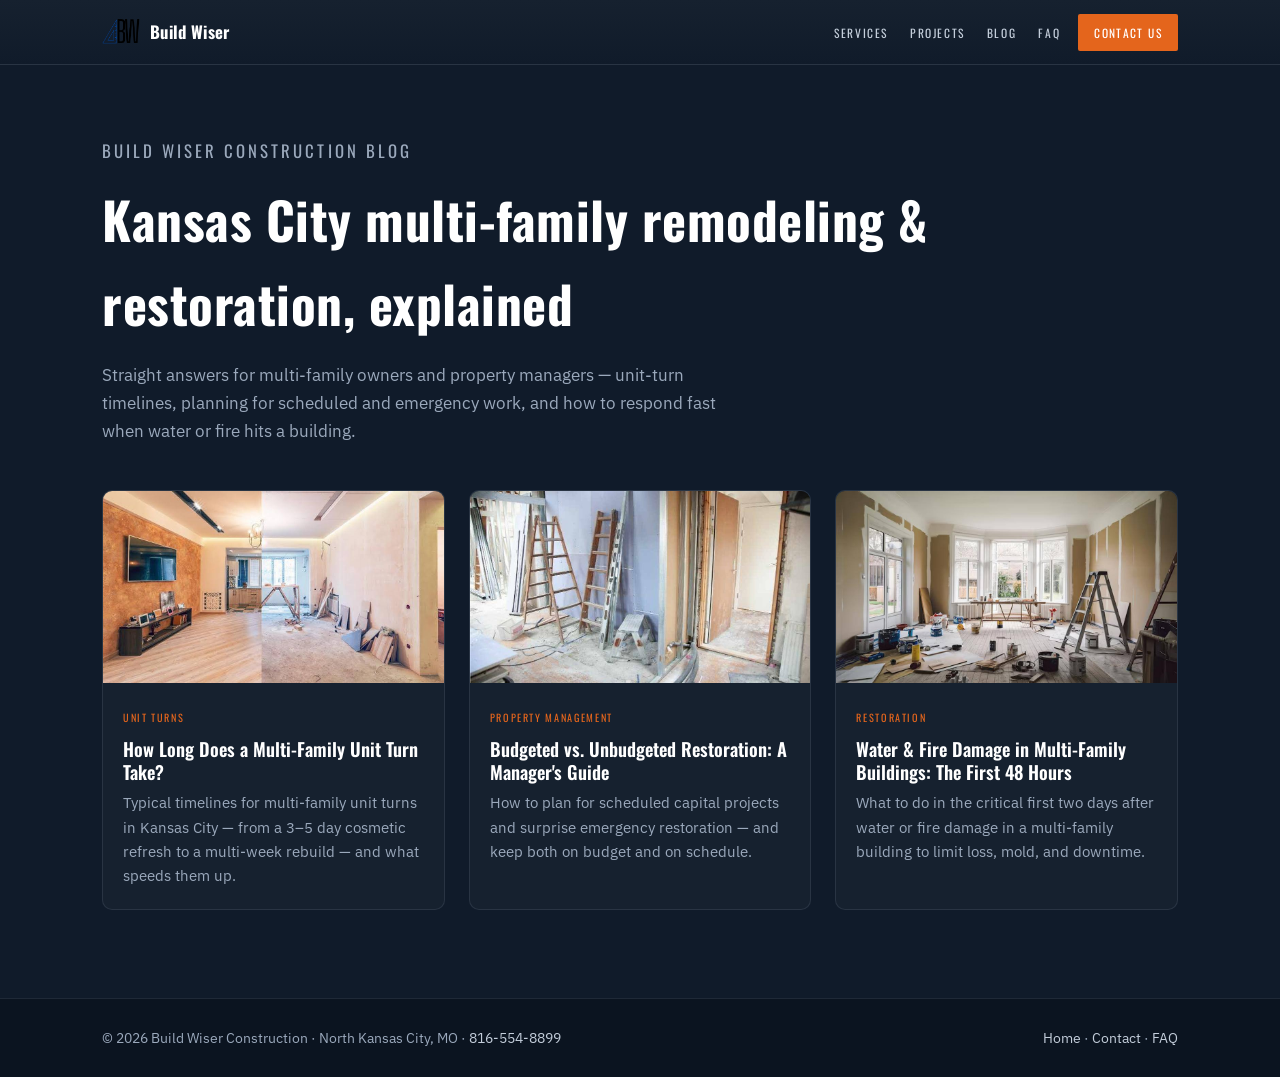
<file: blog/index.html>
<!DOCTYPE html>
<html lang="en">
<html lang="en">
<html lang="en">
<html lang="en">
<head>
<meta charset="utf-8">
<meta name="viewport" content="width=device-width, initial-scale=1">
<title>Blog | Build Wiser Construction — Kansas City Multi-Family Remodeling & Restoration</title>
<meta name="description" content="Practical guides on multi-family remodeling, multi-family unit turns, and water &amp; fire restoration for Kansas City property owners and managers, from Build Wiser Construction.">
<link rel="canonical" href="https://buildwiserkc.com/blog/">
<meta name="robots" content="index, follow, max-image-preview:large">
<meta name="theme-color" content="#101B2A">
<link rel="icon" href="/favicon-32.png" sizes="32x32">
<meta property="og:type" content="website">
<meta property="og:site_name" content="Build Wiser Construction">
<meta property="og:title" content="Build Wiser Construction Blog — KC Multi-Family Remodeling & Restoration">
<meta property="og:description" content="Guides on unit turns, budgeted vs. unbudgeted restoration, and emergency water &amp; fire damage for Kansas City multi-family properties.">
<meta property="og:url" content="https://buildwiserkc.com/blog/">
<meta property="og:image" content="https://buildwiserkc.com/hero-building.jpg">
<meta name="twitter:card" content="summary_large_image">
<link rel="preconnect" href="https://fonts.googleapis.com">
<link rel="preconnect" href="https://fonts.gstatic.com" crossorigin>
<link href="https://fonts.googleapis.com/css2?family=IBM+Plex+Sans:wght@400;500;600&family=Oswald:wght@400;500;600;700&display=swap" rel="stylesheet">
<link rel="stylesheet" href="/blog.css">
<script type="application/ld+json">
{"@context":"https://schema.org","@graph":[
{"@type":"Blog","@id":"https://buildwiserkc.com/blog/#blog","name":"Build Wiser Construction Blog","description":"Guides on multi-family remodeling, multi-family unit turns, and restoration for Kansas City property owners and managers.","url":"https://buildwiserkc.com/blog/","publisher":{"@type":"GeneralContractor","name":"Build Wiser Construction","url":"https://buildwiserkc.com/"},"blogPost":[
{"@type":"BlogPosting","headline":"How Long Does a Multi-Family Unit Turn Take?","url":"https://buildwiserkc.com/blog/how-long-does-a-unit-turn-take.html","datePublished":"2026-08-26","image":"https://buildwiserkc.com/project-unit-turn.jpg"},
{"@type":"BlogPosting","headline":"Budgeted vs. Unbudgeted Restoration: A Property Manager's Guide","url":"https://buildwiserkc.com/blog/budgeted-vs-unbudgeted-restoration.html","datePublished":"2026-08-26","image":"https://buildwiserkc.com/project-multifamily.jpg"},
{"@type":"BlogPosting","headline":"Water & Fire Damage in Multi-Family Buildings: The First 48 Hours","url":"https://buildwiserkc.com/blog/water-fire-damage-first-48-hours.html","datePublished":"2026-08-26","image":"https://buildwiserkc.com/project-restoration.jpg"}]},
{"@type":"BreadcrumbList","itemListElement":[
{"@type":"ListItem","position":1,"name":"Home","item":"https://buildwiserkc.com/"},
{"@type":"ListItem","position":2,"name":"Blog","item":"https://buildwiserkc.com/blog/"}]}]}
</script>
</head>
<body>
<header class="bhead"><div class="row">
<a class="brand" href="/"><img src="/logo-mark.png" alt="Build Wiser Construction logo"><span>Build Wiser</span></a>
<nav>
<a href="/#services">Services</a>
<a href="/#projects">Projects</a>
<a href="/blog/">Blog</a>
<a href="/#faq">FAQ</a>
</nav>
<a class="cta" href="/#contact">Contact Us</a>
</div></header>

<main class="wrap wide">
<section class="hero-b">
<p class="eyebrow">Build Wiser Construction Blog</p>
<h1>Kansas City multi-family remodeling &amp; restoration, explained</h1>
<p>Straight answers for multi-family owners and property managers &mdash; unit-turn timelines, planning for scheduled and emergency work, and how to respond fast when water or fire hits a building.</p>
</section>

<section class="cards">
<a class="card-b" href="/blog/how-long-does-a-unit-turn-take.html">
<div class="cimg"><img src="/project-unit-turn.jpg" alt="Interior multi-family unit turn in progress" loading="lazy"></div>
<div class="cbody"><span class="ctag">Unit Turns</span>
<h2>How Long Does a Multi-Family Unit Turn Take?</h2>
<p>Typical timelines for multi-family unit turns in Kansas City &mdash; from a 3&ndash;5 day cosmetic refresh to a multi-week rebuild &mdash; and what speeds them up.</p></div>
</a>
<a class="card-b" href="/blog/budgeted-vs-unbudgeted-restoration.html">
<div class="cimg"><img src="/project-multifamily.jpg" alt="multi-family community exterior" loading="lazy"></div>
<div class="cbody"><span class="ctag">Property Management</span>
<h2>Budgeted vs. Unbudgeted Restoration: A Manager's Guide</h2>
<p>How to plan for scheduled capital projects and surprise emergency restoration &mdash; and keep both on budget and on schedule.</p></div>
</a>
<a class="card-b" href="/blog/water-fire-damage-first-48-hours.html">
<div class="cimg"><img src="/project-restoration.jpg" alt="Water and fire damage restoration work" loading="lazy"></div>
<div class="cbody"><span class="ctag">Restoration</span>
<h2>Water &amp; Fire Damage in Multi-Family Buildings: The First 48 Hours</h2>
<p>What to do in the critical first two days after water or fire damage in a multi-family building to limit loss, mold, and downtime.</p></div>
</a>
</section>
</main>

<footer class="bfoot"><div class="row">
<span>&copy; 2026 Build Wiser Construction &middot; North Kansas City, MO &middot; <a href="tel:+18165548899">816-554-8899</a></span>
<span><a href="/">Home</a> &middot; <a href="/#contact">Contact</a> &middot; <a href="/#faq">FAQ</a></span>
</div></footer>
</body>
</html>
</file>
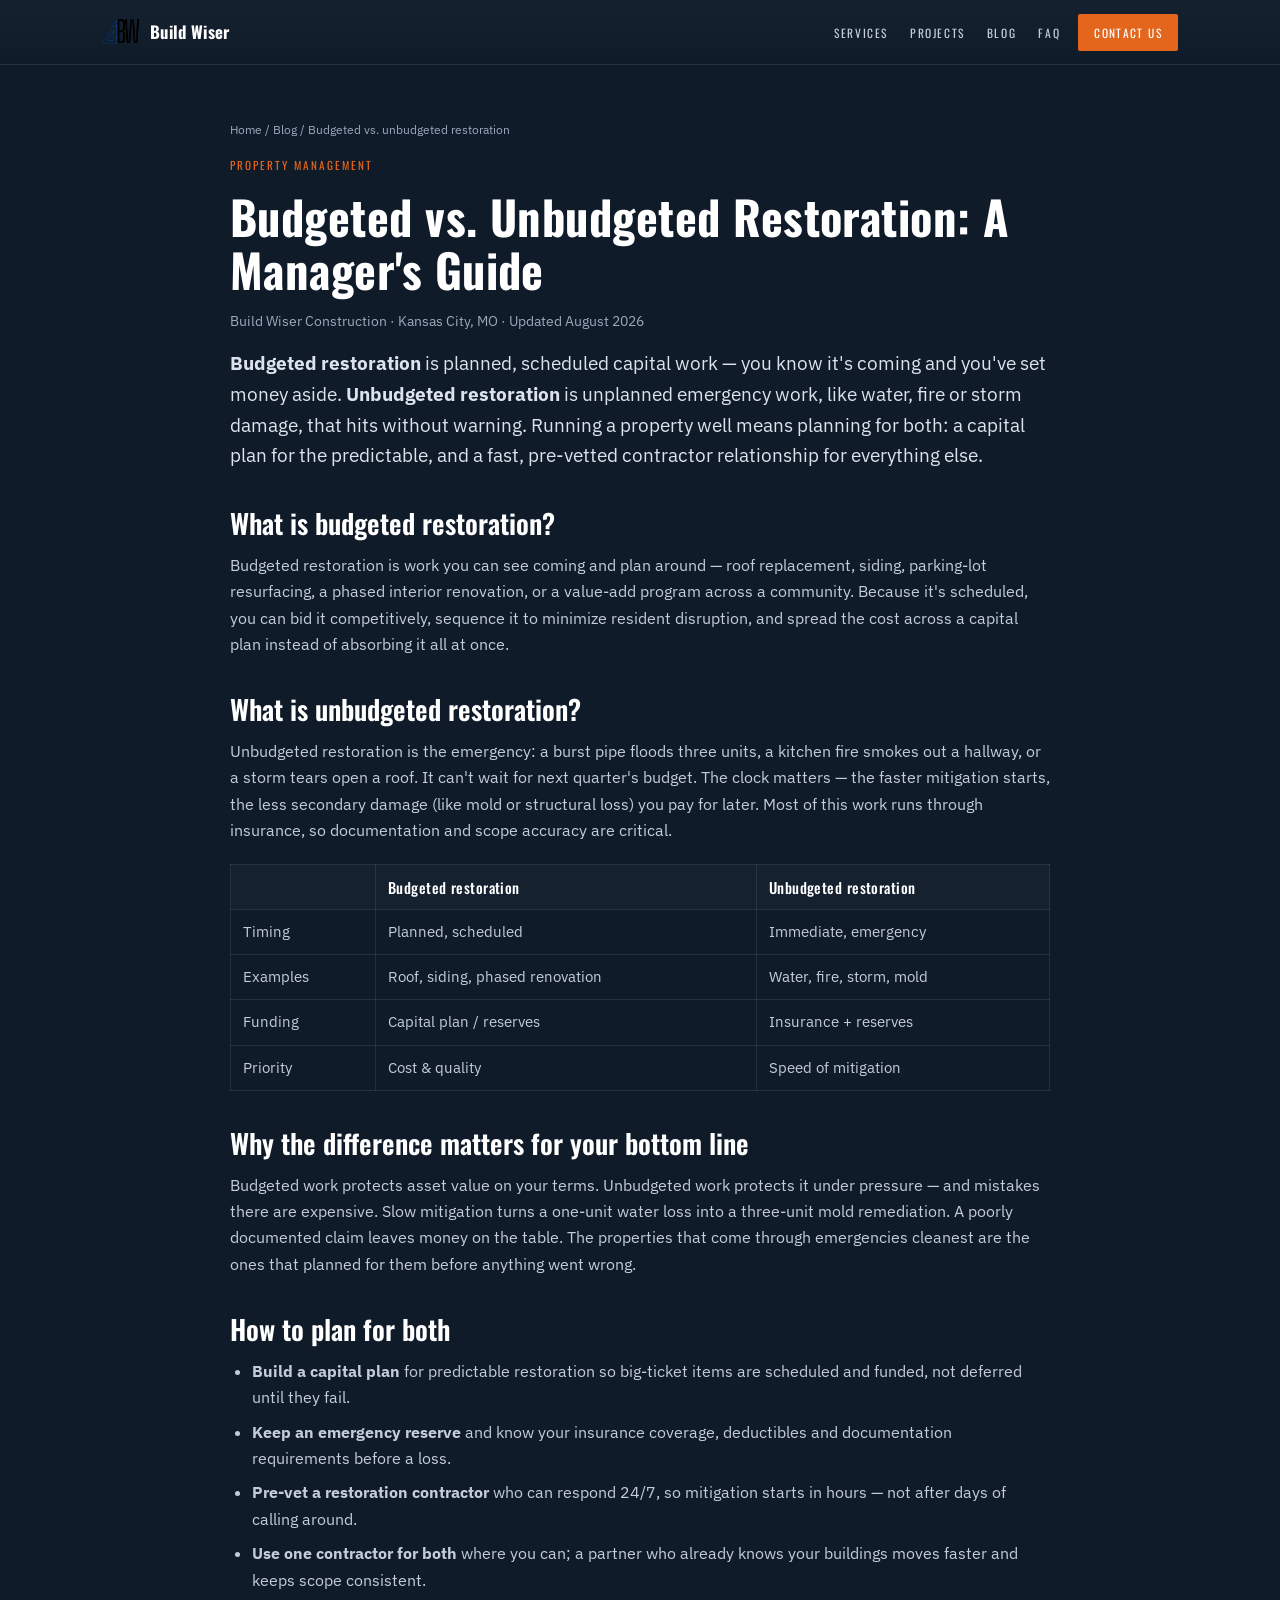
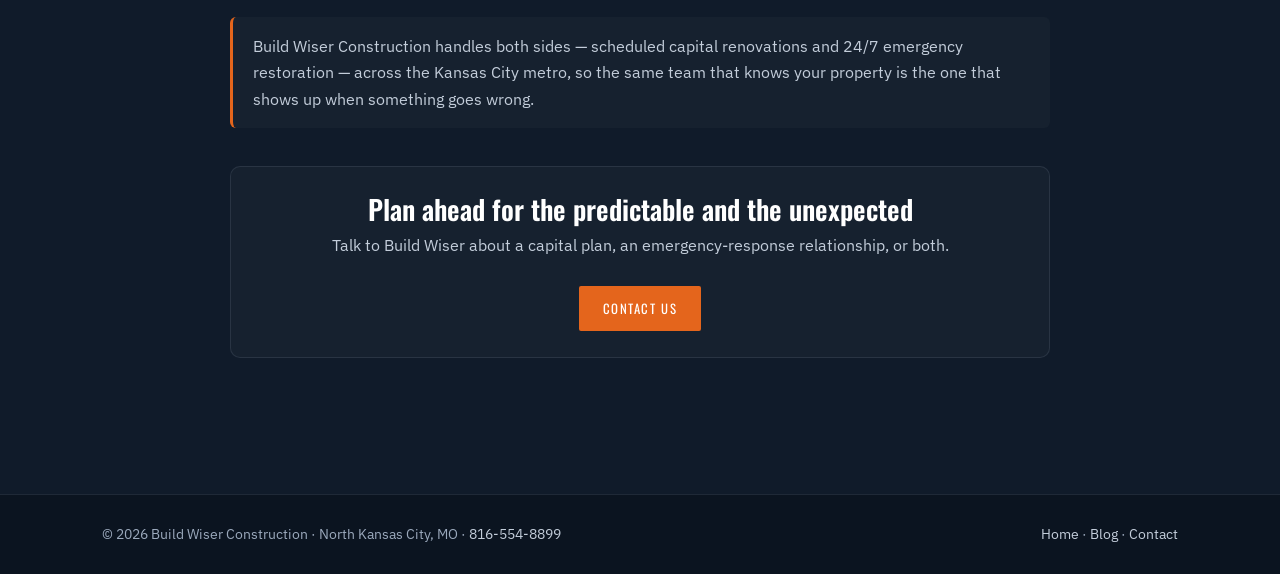
<file: blog/budgeted-vs-unbudgeted-restoration.html>
<!DOCTYPE html>
<html lang="en">
<head>
<meta charset="utf-8">
<meta name="viewport" content="width=device-width, initial-scale=1">
<title>Budgeted vs. Unbudgeted Restoration: A Property Manager's Guide | Build Wiser Construction</title>
<meta name="description" content="Budgeted restoration is planned capital work; unbudgeted restoration is emergency damage. Here's how Kansas City property managers plan for both and protect NOI.">
<link rel="canonical" href="https://buildwiserkc.com/blog/budgeted-vs-unbudgeted-restoration.html">
<meta name="robots" content="index, follow, max-image-preview:large">
<meta name="theme-color" content="#101B2A">
<link rel="icon" href="/favicon-32.png" sizes="32x32">
<meta property="og:type" content="article">
<meta property="og:site_name" content="Build Wiser Construction">
<meta property="og:title" content="Budgeted vs. Unbudgeted Restoration: A Property Manager's Guide">
<meta property="og:description" content="How Kansas City property managers plan for both scheduled capital work and surprise emergency restoration.">
<meta property="og:url" content="https://buildwiserkc.com/blog/budgeted-vs-unbudgeted-restoration.html">
<meta property="og:image" content="https://buildwiserkc.com/project-multifamily.jpg">
<meta name="twitter:card" content="summary_large_image">
<link rel="preconnect" href="https://fonts.googleapis.com">
<link rel="preconnect" href="https://fonts.gstatic.com" crossorigin>
<link href="https://fonts.googleapis.com/css2?family=IBM+Plex+Sans:wght@400;500;600&family=Oswald:wght@400;500;600;700&display=swap" rel="stylesheet">
<link rel="stylesheet" href="/blog.css">
<script type="application/ld+json">
{"@context":"https://schema.org","@graph":[
{"@type":"BlogPosting","@id":"https://buildwiserkc.com/blog/budgeted-vs-unbudgeted-restoration.html#article","headline":"Budgeted vs. Unbudgeted Restoration: A Property Manager's Guide","description":"How Kansas City property managers plan for both scheduled capital work and surprise emergency restoration, and protect NOI.","image":"https://buildwiserkc.com/project-multifamily.jpg","datePublished":"2026-08-26","dateModified":"2026-08-26","inLanguage":"en-US","mainEntityOfPage":"https://buildwiserkc.com/blog/budgeted-vs-unbudgeted-restoration.html","author":{"@type":"Organization","name":"Build Wiser Construction","url":"https://buildwiserkc.com/"},"publisher":{"@type":"GeneralContractor","name":"Build Wiser Construction","url":"https://buildwiserkc.com/","logo":{"@type":"ImageObject","url":"https://buildwiserkc.com/logo-full.png"}},"about":["restoration","property management","capital planning"]},
{"@type":"BreadcrumbList","itemListElement":[
{"@type":"ListItem","position":1,"name":"Home","item":"https://buildwiserkc.com/"},
{"@type":"ListItem","position":2,"name":"Blog","item":"https://buildwiserkc.com/blog/"},
{"@type":"ListItem","position":3,"name":"Budgeted vs. Unbudgeted Restoration","item":"https://buildwiserkc.com/blog/budgeted-vs-unbudgeted-restoration.html"}]},
{"@type":"FAQPage","mainEntity":[
{"@type":"Question","name":"What is the difference between budgeted and unbudgeted restoration?","acceptedAnswer":{"@type":"Answer","text":"Budgeted restoration is planned, scheduled capital work you set aside money for, like roof replacement or a phased renovation. Unbudgeted restoration is unplanned emergency work such as water, fire or storm damage that must be handled immediately, often through insurance."}},
{"@type":"Question","name":"How should property managers plan for unbudgeted restoration?","acceptedAnswer":{"@type":"Answer","text":"Keep a reserve for emergencies, know your insurance coverage and deductibles, and establish a relationship with a restoration contractor before you need one so mitigation can start within hours instead of days."}}]}]}
</script>
</head>
<body>
<header class="bhead"><div class="row">
<a class="brand" href="/"><img src="/logo-mark.png" alt="Build Wiser Construction logo"><span>Build Wiser</span></a>
<nav>
<a href="/#services">Services</a>
<a href="/#projects">Projects</a>
<a href="/blog/">Blog</a>
<a href="/#faq">FAQ</a>
</nav>
<a class="cta" href="/#contact">Contact Us</a>
</div></header>

<main class="wrap post">
<p class="crumbs"><a href="/">Home</a> / <a href="/blog/">Blog</a> / Budgeted vs. unbudgeted restoration</p>
<p class="eyebrow">Property Management</p>
<h1 class="title">Budgeted vs. Unbudgeted Restoration: A Manager's Guide</h1>
<p class="meta">Build Wiser Construction &middot; Kansas City, MO &middot; Updated August 2026</p>

<p class="lead"><strong>Budgeted restoration</strong> is planned, scheduled capital work &mdash; you know it's coming and you've set money aside. <strong>Unbudgeted restoration</strong> is unplanned emergency work, like water, fire or storm damage, that hits without warning. Running a property well means planning for both: a capital plan for the predictable, and a fast, pre-vetted contractor relationship for everything else.</p>

<h2>What is budgeted restoration?</h2>
<p>Budgeted restoration is work you can see coming and plan around &mdash; roof replacement, siding, parking-lot resurfacing, a phased interior renovation, or a value-add program across a community. Because it's scheduled, you can bid it competitively, sequence it to minimize resident disruption, and spread the cost across a capital plan instead of absorbing it all at once.</p>

<h2>What is unbudgeted restoration?</h2>
<p>Unbudgeted restoration is the emergency: a burst pipe floods three units, a kitchen fire smokes out a hallway, or a storm tears open a roof. It can't wait for next quarter's budget. The clock matters &mdash; the faster mitigation starts, the less secondary damage (like mold or structural loss) you pay for later. Most of this work runs through insurance, so documentation and scope accuracy are critical.</p>

<table class="cmp">
<thead><tr><th></th><th>Budgeted restoration</th><th>Unbudgeted restoration</th></tr></thead>
<tbody>
<tr><td>Timing</td><td>Planned, scheduled</td><td>Immediate, emergency</td></tr>
<tr><td>Examples</td><td>Roof, siding, phased renovation</td><td>Water, fire, storm, mold</td></tr>
<tr><td>Funding</td><td>Capital plan / reserves</td><td>Insurance + reserves</td></tr>
<tr><td>Priority</td><td>Cost &amp; quality</td><td>Speed of mitigation</td></tr>
</tbody>
</table>

<h2>Why the difference matters for your bottom line</h2>
<p>Budgeted work protects asset value on your terms. Unbudgeted work protects it under pressure &mdash; and mistakes there are expensive. Slow mitigation turns a one-unit water loss into a three-unit mold remediation. A poorly documented claim leaves money on the table. The properties that come through emergencies cleanest are the ones that planned for them before anything went wrong.</p>

<h2>How to plan for both</h2>
<ul>
<li><strong>Build a capital plan</strong> for predictable restoration so big-ticket items are scheduled and funded, not deferred until they fail.</li>
<li><strong>Keep an emergency reserve</strong> and know your insurance coverage, deductibles and documentation requirements before a loss.</li>
<li><strong>Pre-vet a restoration contractor</strong> who can respond 24/7, so mitigation starts in hours &mdash; not after days of calling around.</li>
<li><strong>Use one contractor for both</strong> where you can; a partner who already knows your buildings moves faster and keeps scope consistent.</li>
</ul>

<div class="callout"><p>Build Wiser Construction handles both sides &mdash; scheduled capital renovations and 24/7 emergency restoration &mdash; across the Kansas City metro, so the same team that knows your property is the one that shows up when something goes wrong.</p></div>

<div class="cta-band">
<h2>Plan ahead for the predictable and the unexpected</h2>
<p>Talk to Build Wiser about a capital plan, an emergency-response relationship, or both.</p>
<a class="btn" href="/#contact">Contact us</a>
</div>
</main>

<footer class="bfoot"><div class="row">
<span>&copy; 2026 Build Wiser Construction &middot; North Kansas City, MO &middot; <a href="tel:+18165548899">816-554-8899</a></span>
<span><a href="/">Home</a> &middot; <a href="/blog/">Blog</a> &middot; <a href="/#contact">Contact</a></span>
</div></footer>
</body>
</html>
</file>
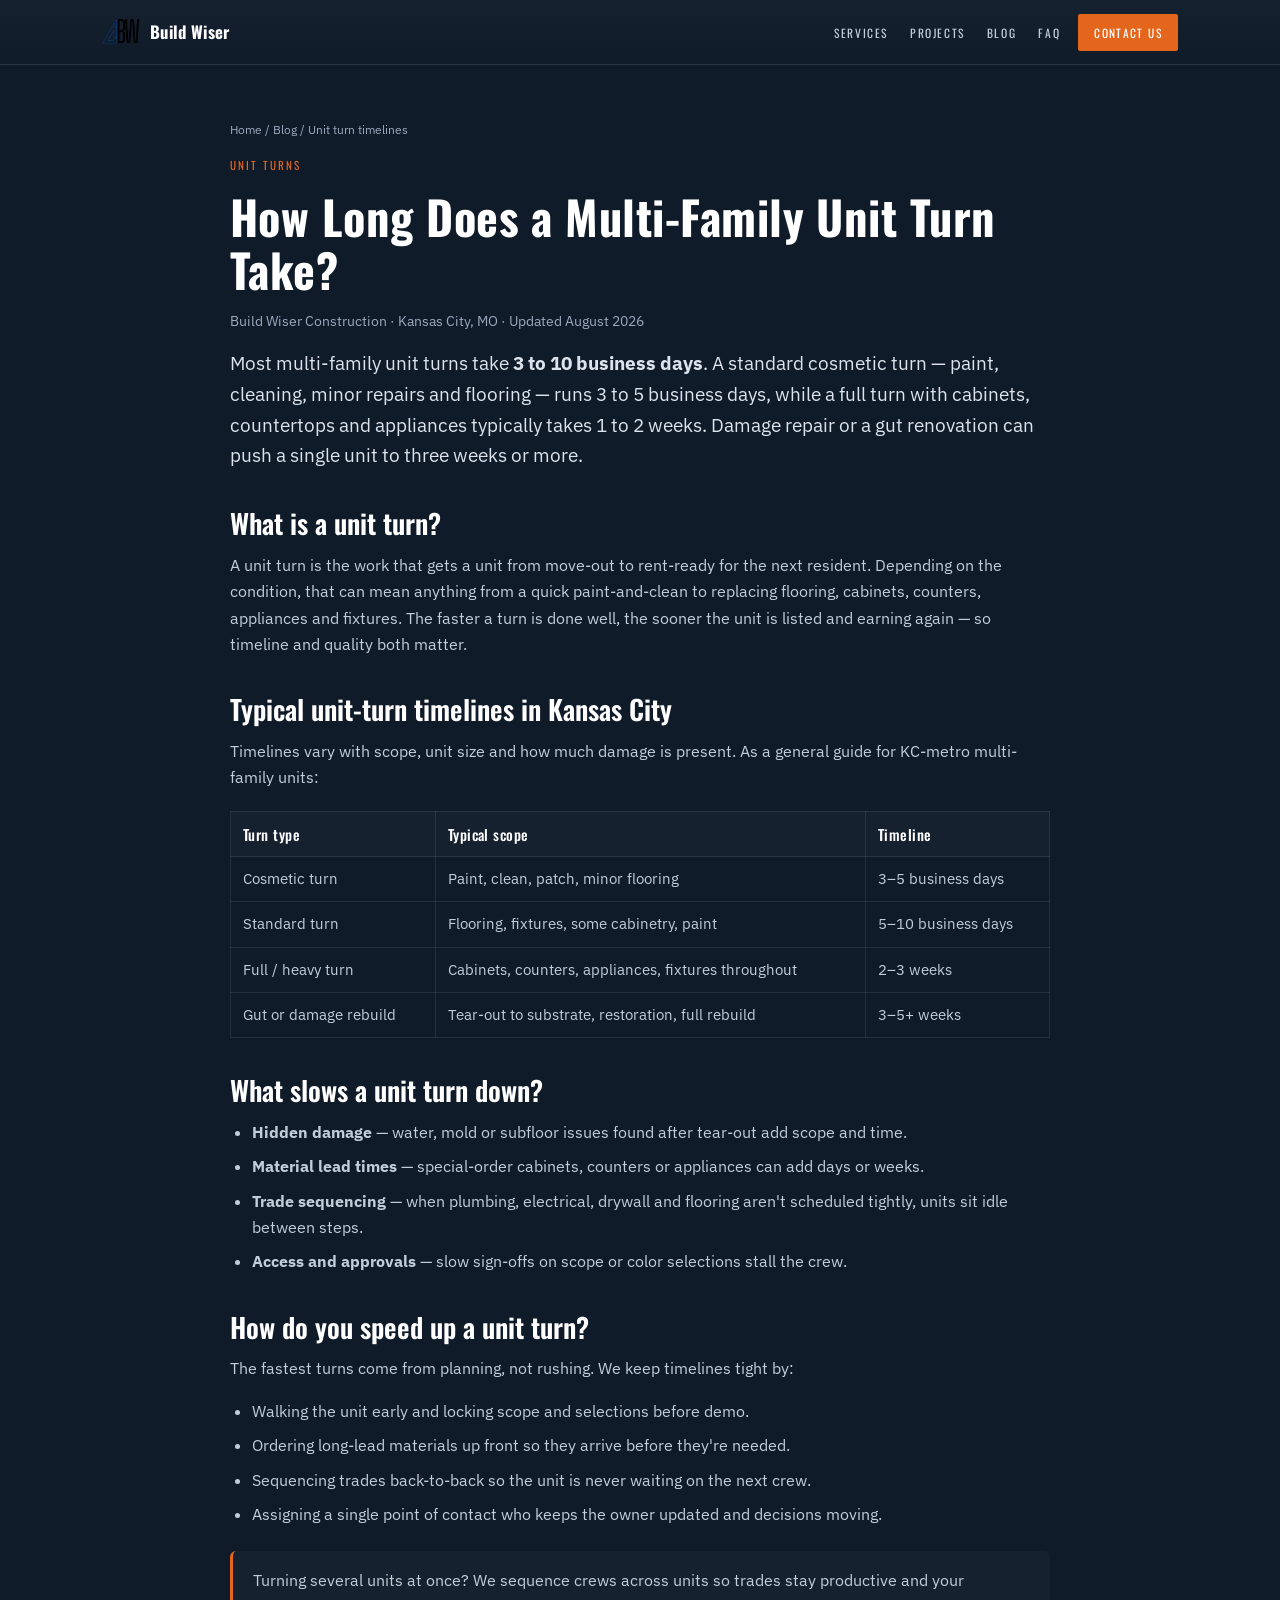
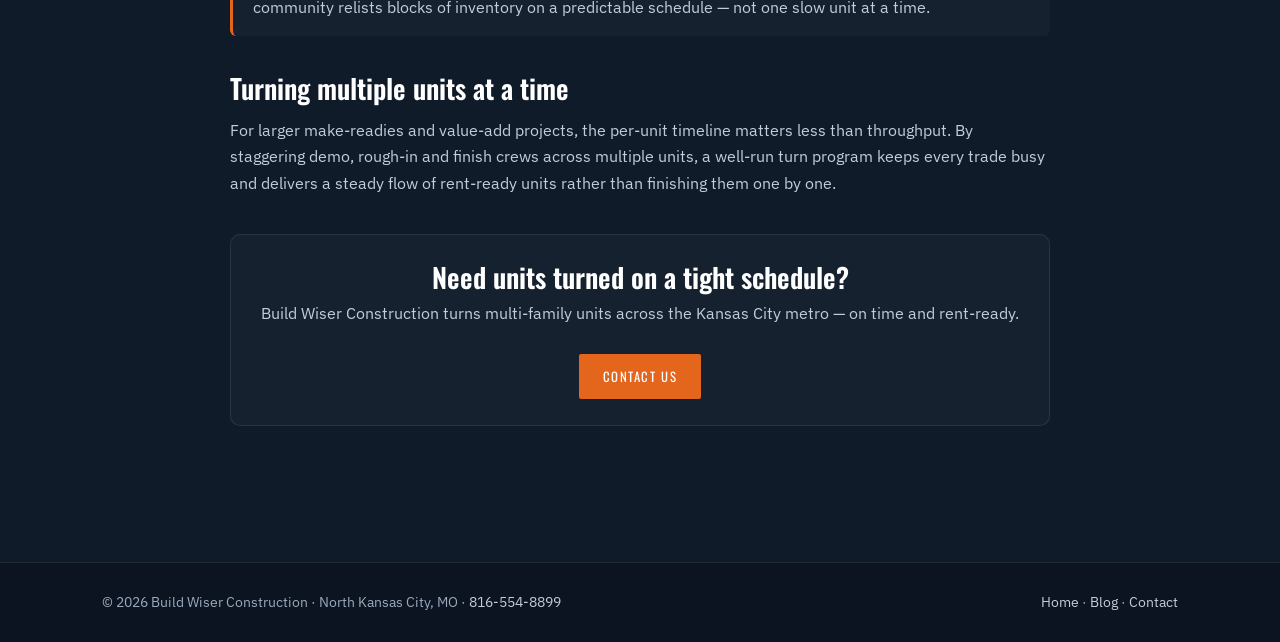
<file: blog/how-long-does-a-unit-turn-take.html>
<!DOCTYPE html>
<html lang="en">
<head>
<meta charset="utf-8">
<meta name="viewport" content="width=device-width, initial-scale=1">
<title>How Long Does a Multi-Family Unit Turn Take? | Build Wiser Construction (Kansas City)</title>
<meta name="description" content="Most multi-family unit turns take 3 to 10 business days. See typical Kansas City unit-turn timelines by scope, what slows a turn down, and how to speed it up.">
<link rel="canonical" href="https://buildwiserkc.com/blog/how-long-does-a-unit-turn-take.html">
<meta name="robots" content="index, follow, max-image-preview:large">
<meta name="theme-color" content="#101B2A">
<link rel="icon" href="/favicon-32.png" sizes="32x32">
<meta property="og:type" content="article">
<meta property="og:site_name" content="Build Wiser Construction">
<meta property="og:title" content="How Long Does a Multi-Family Unit Turn Take?">
<meta property="og:description" content="Typical Kansas City multi-family unit-turn timelines by scope — from a 3–5 day cosmetic refresh to a multi-week rebuild — and how to speed them up.">
<meta property="og:url" content="https://buildwiserkc.com/blog/how-long-does-a-unit-turn-take.html">
<meta property="og:image" content="https://buildwiserkc.com/project-unit-turn.jpg">
<meta name="twitter:card" content="summary_large_image">
<link rel="preconnect" href="https://fonts.googleapis.com">
<link rel="preconnect" href="https://fonts.gstatic.com" crossorigin>
<link href="https://fonts.googleapis.com/css2?family=IBM+Plex+Sans:wght@400;500;600&family=Oswald:wght@400;500;600;700&display=swap" rel="stylesheet">
<link rel="stylesheet" href="/blog.css">
<script type="application/ld+json">
{"@context":"https://schema.org","@graph":[
{"@type":"BlogPosting","@id":"https://buildwiserkc.com/blog/how-long-does-a-unit-turn-take.html#article","headline":"How Long Does a Multi-Family Unit Turn Take?","description":"Typical Kansas City multi-family unit-turn timelines by scope, what slows a turn down, and how to speed it up.","image":"https://buildwiserkc.com/project-unit-turn.jpg","datePublished":"2026-08-26","dateModified":"2026-08-26","inLanguage":"en-US","mainEntityOfPage":"https://buildwiserkc.com/blog/how-long-does-a-unit-turn-take.html","author":{"@type":"Organization","name":"Build Wiser Construction","url":"https://buildwiserkc.com/"},"publisher":{"@type":"GeneralContractor","name":"Build Wiser Construction","url":"https://buildwiserkc.com/","logo":{"@type":"ImageObject","url":"https://buildwiserkc.com/logo-full.png"}},"about":["multi-family unit turns","multi-family remodeling","Kansas City"]},
{"@type":"BreadcrumbList","itemListElement":[
{"@type":"ListItem","position":1,"name":"Home","item":"https://buildwiserkc.com/"},
{"@type":"ListItem","position":2,"name":"Blog","item":"https://buildwiserkc.com/blog/"},
{"@type":"ListItem","position":3,"name":"How Long Does a Unit Turn Take?","item":"https://buildwiserkc.com/blog/how-long-does-a-unit-turn-take.html"}]},
{"@type":"FAQPage","mainEntity":[
{"@type":"Question","name":"How long does an multi-family unit turn take?","acceptedAnswer":{"@type":"Answer","text":"Most unit turns take 3 to 10 business days. A cosmetic turn runs 3 to 5 days; a full turn with cabinets, counters and appliances takes 1 to 2 weeks; damage repair or a gut renovation can push a single unit to three weeks or more."}},
{"@type":"Question","name":"What is the difference between a cosmetic turn and a full turn?","acceptedAnswer":{"@type":"Answer","text":"A cosmetic turn is paint, cleaning, minor repairs and flooring to make a unit rent-ready fast. A full turn adds cabinets, countertops, appliances, fixtures and sometimes layout changes, so it takes longer and costs more."}}]}]}
</script>
</head>
<body>
<header class="bhead"><div class="row">
<a class="brand" href="/"><img src="/logo-mark.png" alt="Build Wiser Construction logo"><span>Build Wiser</span></a>
<nav>
<a href="/#services">Services</a>
<a href="/#projects">Projects</a>
<a href="/blog/">Blog</a>
<a href="/#faq">FAQ</a>
</nav>
<a class="cta" href="/#contact">Contact Us</a>
</div></header>

<main class="wrap post">
<p class="crumbs"><a href="/">Home</a> / <a href="/blog/">Blog</a> / Unit turn timelines</p>
<p class="eyebrow">Unit Turns</p>
<h1 class="title">How Long Does a Multi-Family Unit Turn Take?</h1>
<p class="meta">Build Wiser Construction &middot; Kansas City, MO &middot; Updated August 2026</p>

<p class="lead">Most multi-family unit turns take <strong>3 to 10 business days</strong>. A standard cosmetic turn &mdash; paint, cleaning, minor repairs and flooring &mdash; runs 3 to 5 business days, while a full turn with cabinets, countertops and appliances typically takes 1 to 2 weeks. Damage repair or a gut renovation can push a single unit to three weeks or more.</p>

<h2>What is a unit turn?</h2>
<p>A unit turn is the work that gets a unit from move-out to rent-ready for the next resident. Depending on the condition, that can mean anything from a quick paint-and-clean to replacing flooring, cabinets, counters, appliances and fixtures. The faster a turn is done well, the sooner the unit is listed and earning again &mdash; so timeline and quality both matter.</p>

<h2>Typical unit-turn timelines in Kansas City</h2>
<p>Timelines vary with scope, unit size and how much damage is present. As a general guide for KC-metro multi-family units:</p>
<table class="cmp">
<thead><tr><th>Turn type</th><th>Typical scope</th><th>Timeline</th></tr></thead>
<tbody>
<tr><td>Cosmetic turn</td><td>Paint, clean, patch, minor flooring</td><td>3&ndash;5 business days</td></tr>
<tr><td>Standard turn</td><td>Flooring, fixtures, some cabinetry, paint</td><td>5&ndash;10 business days</td></tr>
<tr><td>Full / heavy turn</td><td>Cabinets, counters, appliances, fixtures throughout</td><td>2&ndash;3 weeks</td></tr>
<tr><td>Gut or damage rebuild</td><td>Tear-out to substrate, restoration, full rebuild</td><td>3&ndash;5+ weeks</td></tr>
</tbody>
</table>

<h2>What slows a unit turn down?</h2>
<ul>
<li><strong>Hidden damage</strong> &mdash; water, mold or subfloor issues found after tear-out add scope and time.</li>
<li><strong>Material lead times</strong> &mdash; special-order cabinets, counters or appliances can add days or weeks.</li>
<li><strong>Trade sequencing</strong> &mdash; when plumbing, electrical, drywall and flooring aren't scheduled tightly, units sit idle between steps.</li>
<li><strong>Access and approvals</strong> &mdash; slow sign-offs on scope or color selections stall the crew.</li>
</ul>

<h2>How do you speed up a unit turn?</h2>
<p>The fastest turns come from planning, not rushing. We keep timelines tight by:</p>
<ul>
<li>Walking the unit early and locking scope and selections before demo.</li>
<li>Ordering long-lead materials up front so they arrive before they're needed.</li>
<li>Sequencing trades back-to-back so the unit is never waiting on the next crew.</li>
<li>Assigning a single point of contact who keeps the owner updated and decisions moving.</li>
</ul>

<div class="callout"><p>Turning several units at once? We sequence crews across units so trades stay productive and your community relists blocks of inventory on a predictable schedule &mdash; not one slow unit at a time.</p></div>

<h2>Turning multiple units at a time</h2>
<p>For larger make-readies and value-add projects, the per-unit timeline matters less than throughput. By staggering demo, rough-in and finish crews across multiple units, a well-run turn program keeps every trade busy and delivers a steady flow of rent-ready units rather than finishing them one by one.</p>

<div class="cta-band">
<h2>Need units turned on a tight schedule?</h2>
<p>Build Wiser Construction turns multi-family units across the Kansas City metro &mdash; on time and rent-ready.</p>
<a class="btn" href="/#contact">Contact us</a>
</div>
</main>

<footer class="bfoot"><div class="row">
<span>&copy; 2026 Build Wiser Construction &middot; North Kansas City, MO &middot; <a href="tel:+18165548899">816-554-8899</a></span>
<span><a href="/">Home</a> &middot; <a href="/blog/">Blog</a> &middot; <a href="/#contact">Contact</a></span>
</div></footer>
</body>
</html>
</file>
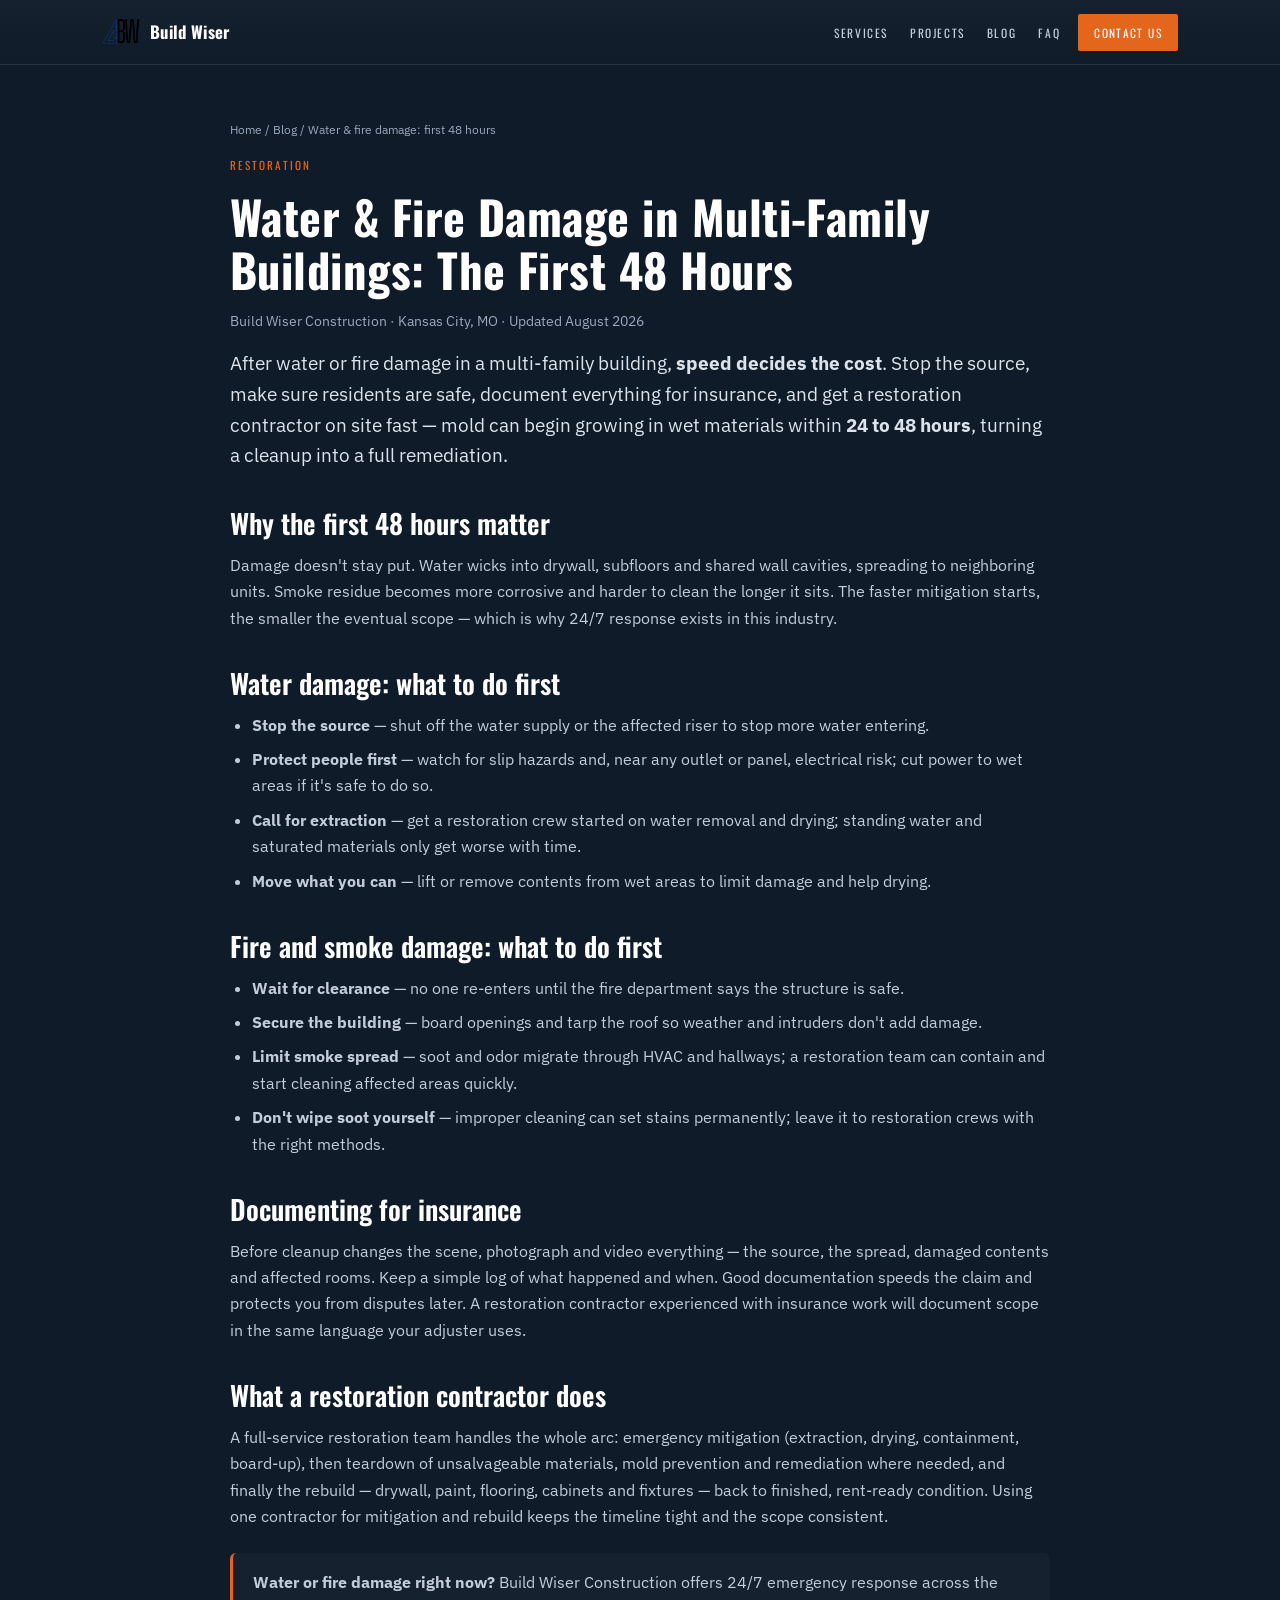
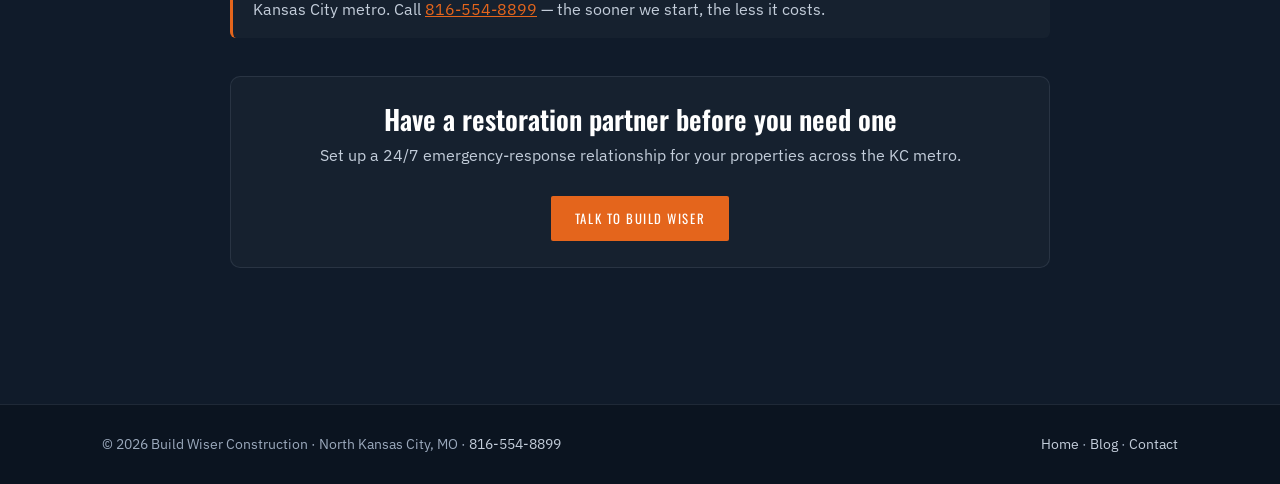
<file: blog/water-fire-damage-first-48-hours.html>
<!DOCTYPE html>
<html lang="en">
<head>
<meta charset="utf-8">
<meta name="viewport" content="width=device-width, initial-scale=1">
<title>Water &amp; Fire Damage in Multi-Family Buildings: The First 48 Hours | Build Wiser Construction</title>
<meta name="description" content="After water or fire damage in a multi-family building, the first 48 hours decide the cost. A Kansas City restoration contractor's step-by-step guide to mitigation.">
<link rel="canonical" href="https://buildwiserkc.com/blog/water-fire-damage-first-48-hours.html">
<meta name="robots" content="index, follow, max-image-preview:large">
<meta name="theme-color" content="#101B2A">
<link rel="icon" href="/favicon-32.png" sizes="32x32">
<meta property="og:type" content="article">
<meta property="og:site_name" content="Build Wiser Construction">
<meta property="og:title" content="Water & Fire Damage in Multi-Family Buildings: The First 48 Hours">
<meta property="og:description" content="A Kansas City restoration contractor's step-by-step guide to the critical first two days after water or fire damage in a multi-family building.">
<meta property="og:url" content="https://buildwiserkc.com/blog/water-fire-damage-first-48-hours.html">
<meta property="og:image" content="https://buildwiserkc.com/project-restoration.jpg">
<meta name="twitter:card" content="summary_large_image">
<link rel="preconnect" href="https://fonts.googleapis.com">
<link rel="preconnect" href="https://fonts.gstatic.com" crossorigin>
<link href="https://fonts.googleapis.com/css2?family=IBM+Plex+Sans:wght@400;500;600&family=Oswald:wght@400;500;600;700&display=swap" rel="stylesheet">
<link rel="stylesheet" href="/blog.css">
<script type="application/ld+json">
{"@context":"https://schema.org","@graph":[
{"@type":"BlogPosting","@id":"https://buildwiserkc.com/blog/water-fire-damage-first-48-hours.html#article","headline":"Water & Fire Damage in Multi-Family Buildings: The First 48 Hours","description":"A step-by-step guide to the critical first two days after water or fire damage in a multi-family building.","image":"https://buildwiserkc.com/project-restoration.jpg","datePublished":"2026-08-26","dateModified":"2026-08-26","inLanguage":"en-US","mainEntityOfPage":"https://buildwiserkc.com/blog/water-fire-damage-first-48-hours.html","author":{"@type":"Organization","name":"Build Wiser Construction","url":"https://buildwiserkc.com/"},"publisher":{"@type":"GeneralContractor","name":"Build Wiser Construction","url":"https://buildwiserkc.com/","logo":{"@type":"ImageObject","url":"https://buildwiserkc.com/logo-full.png"}},"about":["water damage restoration","fire damage restoration","multi-family"]},
{"@type":"BreadcrumbList","itemListElement":[
{"@type":"ListItem","position":1,"name":"Home","item":"https://buildwiserkc.com/"},
{"@type":"ListItem","position":2,"name":"Blog","item":"https://buildwiserkc.com/blog/"},
{"@type":"ListItem","position":3,"name":"Water & Fire Damage: First 48 Hours","item":"https://buildwiserkc.com/blog/water-fire-damage-first-48-hours.html"}]},
{"@type":"FAQPage","mainEntity":[
{"@type":"Question","name":"How fast does mold grow after water damage?","acceptedAnswer":{"@type":"Answer","text":"Mold can begin growing in wet building materials within 24 to 48 hours. That's why fast water extraction and drying in the first two days is the single biggest factor in keeping a water loss from becoming a mold remediation."}},
{"@type":"Question","name":"What should a property manager do first after water damage in a multi-family building?","acceptedAnswer":{"@type":"Answer","text":"Stop the water source, make sure residents are safe, then call a restoration contractor to begin extraction and drying. Photograph and document everything before cleanup for the insurance claim."}}]}]}
</script>
</head>
<body>
<header class="bhead"><div class="row">
<a class="brand" href="/"><img src="/logo-mark.png" alt="Build Wiser Construction logo"><span>Build Wiser</span></a>
<nav>
<a href="/#services">Services</a>
<a href="/#projects">Projects</a>
<a href="/blog/">Blog</a>
<a href="/#faq">FAQ</a>
</nav>
<a class="cta" href="/#contact">Contact Us</a>
</div></header>

<main class="wrap post">
<p class="crumbs"><a href="/">Home</a> / <a href="/blog/">Blog</a> / Water &amp; fire damage: first 48 hours</p>
<p class="eyebrow">Restoration</p>
<h1 class="title">Water &amp; Fire Damage in Multi-Family Buildings: The First 48 Hours</h1>
<p class="meta">Build Wiser Construction &middot; Kansas City, MO &middot; Updated August 2026</p>

<p class="lead">After water or fire damage in a multi-family building, <strong>speed decides the cost</strong>. Stop the source, make sure residents are safe, document everything for insurance, and get a restoration contractor on site fast &mdash; mold can begin growing in wet materials within <strong>24 to 48 hours</strong>, turning a cleanup into a full remediation.</p>

<h2>Why the first 48 hours matter</h2>
<p>Damage doesn't stay put. Water wicks into drywall, subfloors and shared wall cavities, spreading to neighboring units. Smoke residue becomes more corrosive and harder to clean the longer it sits. The faster mitigation starts, the smaller the eventual scope &mdash; which is why 24/7 response exists in this industry.</p>

<h2>Water damage: what to do first</h2>
<ul>
<li><strong>Stop the source</strong> &mdash; shut off the water supply or the affected riser to stop more water entering.</li>
<li><strong>Protect people first</strong> &mdash; watch for slip hazards and, near any outlet or panel, electrical risk; cut power to wet areas if it's safe to do so.</li>
<li><strong>Call for extraction</strong> &mdash; get a restoration crew started on water removal and drying; standing water and saturated materials only get worse with time.</li>
<li><strong>Move what you can</strong> &mdash; lift or remove contents from wet areas to limit damage and help drying.</li>
</ul>

<h2>Fire and smoke damage: what to do first</h2>
<ul>
<li><strong>Wait for clearance</strong> &mdash; no one re-enters until the fire department says the structure is safe.</li>
<li><strong>Secure the building</strong> &mdash; board openings and tarp the roof so weather and intruders don't add damage.</li>
<li><strong>Limit smoke spread</strong> &mdash; soot and odor migrate through HVAC and hallways; a restoration team can contain and start cleaning affected areas quickly.</li>
<li><strong>Don't wipe soot yourself</strong> &mdash; improper cleaning can set stains permanently; leave it to restoration crews with the right methods.</li>
</ul>

<h2>Documenting for insurance</h2>
<p>Before cleanup changes the scene, photograph and video everything &mdash; the source, the spread, damaged contents and affected rooms. Keep a simple log of what happened and when. Good documentation speeds the claim and protects you from disputes later. A restoration contractor experienced with insurance work will document scope in the same language your adjuster uses.</p>

<h2>What a restoration contractor does</h2>
<p>A full-service restoration team handles the whole arc: emergency mitigation (extraction, drying, containment, board-up), then teardown of unsalvageable materials, mold prevention and remediation where needed, and finally the rebuild &mdash; drywall, paint, flooring, cabinets and fixtures &mdash; back to finished, rent-ready condition. Using one contractor for mitigation and rebuild keeps the timeline tight and the scope consistent.</p>

<div class="callout"><p><strong>Water or fire damage right now?</strong> Build Wiser Construction offers 24/7 emergency response across the Kansas City metro. Call <a href="tel:+18165548899">816-554-8899</a> &mdash; the sooner we start, the less it costs.</p></div>

<div class="cta-band">
<h2>Have a restoration partner before you need one</h2>
<p>Set up a 24/7 emergency-response relationship for your properties across the KC metro.</p>
<a class="btn" href="/#contact">Talk to Build Wiser</a>
</div>
</main>

<footer class="bfoot"><div class="row">
<span>&copy; 2026 Build Wiser Construction &middot; North Kansas City, MO &middot; <a href="tel:+18165548899">816-554-8899</a></span>
<span><a href="/">Home</a> &middot; <a href="/blog/">Blog</a> &middot; <a href="/#contact">Contact</a></span>
</div></footer>
</body>
</html>
</file>
<file: blog.css>
:root{--ink:#101B2A;--deep:#0B1420;--panel:#16212F;--gold:#E4651C;--text:#C3CDDA;--mute:#9BA9BC;--white:#fff;--line:rgba(155,169,188,.14)}
*{box-sizing:border-box}
html{scroll-behavior:smooth}
body{margin:0;background:var(--ink);color:var(--text);font-family:"IBM Plex Sans",system-ui,-apple-system,"Segoe UI",Roboto,sans-serif;line-height:1.65;-webkit-font-smoothing:antialiased}
a{color:var(--gold)}
img{max-width:100%;display:block}
.wrap{max-width:820px;margin:0 auto;padding:0 22px}
.wide{max-width:1120px}
.bhead{position:sticky;top:0;z-index:50;background:linear-gradient(180deg,#16212F,#101B2A);border-bottom:1px solid var(--line)}
.bhead .row{max-width:1120px;margin:0 auto;padding:13px 22px;display:flex;align-items:center;gap:18px}
.bhead .brand{display:flex;align-items:center;gap:10px;text-decoration:none;color:var(--white);font-family:"Oswald",sans-serif;font-weight:700;letter-spacing:.02em;font-size:1.05rem}
.bhead .brand img{width:38px;height:38px}
.bhead nav{margin-left:auto;display:flex;gap:22px;font-family:"Oswald",sans-serif;text-transform:uppercase;letter-spacing:.14em;font-size:.72rem}
.bhead nav a{color:var(--text);text-decoration:none;transition:color .2s}
.bhead nav a:hover{color:var(--white)}
.bhead .cta{background:var(--gold);color:#fff;padding:9px 16px;border-radius:2px;text-decoration:none;font-family:"Oswald",sans-serif;text-transform:uppercase;letter-spacing:.12em;font-size:.72rem}
@media(max-width:720px){.bhead nav{display:none}}
.post{padding:clamp(30px,6vh,64px) 0}
.eyebrow{font-family:"Oswald",sans-serif;text-transform:uppercase;letter-spacing:.18em;font-size:.7rem;color:var(--gold);margin:0 0 12px}
h1.title{font-family:"Oswald",sans-serif;font-weight:700;color:var(--white);font-size:clamp(1.8rem,4vw,2.9rem);line-height:1.14;margin:0 0 14px;letter-spacing:.01em}
.meta{color:var(--mute);font-size:.85rem;margin-bottom:26px}
.post h2{font-family:"Oswald",sans-serif;font-weight:600;color:var(--white);font-size:clamp(1.3rem,2.4vw,1.7rem);margin:36px 0 12px;line-height:1.2}
.post h3{font-family:"Oswald",sans-serif;font-weight:600;color:var(--white);font-size:1.12rem;margin:24px 0 8px}
.post p{margin:0 0 16px}
.post ul,.post ol{margin:0 0 16px;padding-left:22px}
.post li{margin:0 0 8px}
.lead{font-size:clamp(1.05rem,1.6vw,1.2rem);color:#DCE3EC;line-height:1.6}
.callout{background:var(--panel);border-left:3px solid var(--gold);padding:16px 20px;border-radius:6px;margin:24px 0}
.callout p{margin:0}
table.cmp{width:100%;border-collapse:collapse;margin:20px 0;font-size:.92rem}
table.cmp th,table.cmp td{border:1px solid var(--line);padding:10px 12px;text-align:left}
table.cmp th{background:var(--panel);color:var(--white);font-family:"Oswald",sans-serif;font-weight:500;letter-spacing:.03em}
.cta-band{background:var(--panel);border:1px solid var(--line);border-radius:10px;padding:26px;margin:38px 0;text-align:center}
.cta-band h2{margin:0 0 6px}
.cta-band a.btn{display:inline-block;background:var(--gold);color:#fff;padding:12px 24px;border-radius:2px;text-decoration:none;font-family:"Oswald",sans-serif;text-transform:uppercase;letter-spacing:.12em;font-size:.8rem;margin-top:12px}
.crumbs{font-size:.78rem;color:var(--mute);margin:0 0 20px}
.crumbs a{color:var(--mute);text-decoration:none}
.hero-b{padding:clamp(40px,8vh,88px) 0 6px}
.hero-b h1{font-family:"Oswald",sans-serif;font-weight:700;color:var(--white);font-size:clamp(2rem,5vw,3.2rem);margin:8px 0 12px;letter-spacing:.01em}
.hero-b p{max-width:640px;color:var(--mute);font-size:1.05rem}
.cards{display:grid;grid-template-columns:repeat(auto-fill,minmax(320px,1fr));gap:24px;padding:22px 0 44px}
.card-b{background:var(--panel);border:1px solid var(--line);border-radius:10px;overflow:hidden;text-decoration:none;color:inherit;display:flex;flex-direction:column;transition:transform .18s,border-color .2s}
.card-b:hover{transform:translateY(-4px);border-color:rgba(228,101,28,.5)}
.card-b .cimg{aspect-ratio:16/9;background:#0B1420;overflow:hidden}
.card-b .cimg img{width:100%;height:100%;object-fit:cover}
.card-b .cbody{padding:20px}
.card-b .ctag{font-family:"Oswald",sans-serif;text-transform:uppercase;letter-spacing:.16em;font-size:.64rem;color:var(--gold)}
.card-b h2{font-family:"Oswald",sans-serif;font-weight:600;color:var(--white);font-size:1.15rem;margin:8px 0 8px;line-height:1.25}
.card-b p{margin:0;color:var(--mute);font-size:.92rem}
.bfoot{border-top:1px solid var(--line);background:var(--deep);padding:28px 0;margin-top:44px;color:var(--mute);font-size:.85rem}
.bfoot .row{max-width:1120px;margin:0 auto;padding:0 22px;display:flex;flex-wrap:wrap;gap:14px;justify-content:space-between}
.bfoot a{color:var(--text);text-decoration:none}
</file>
